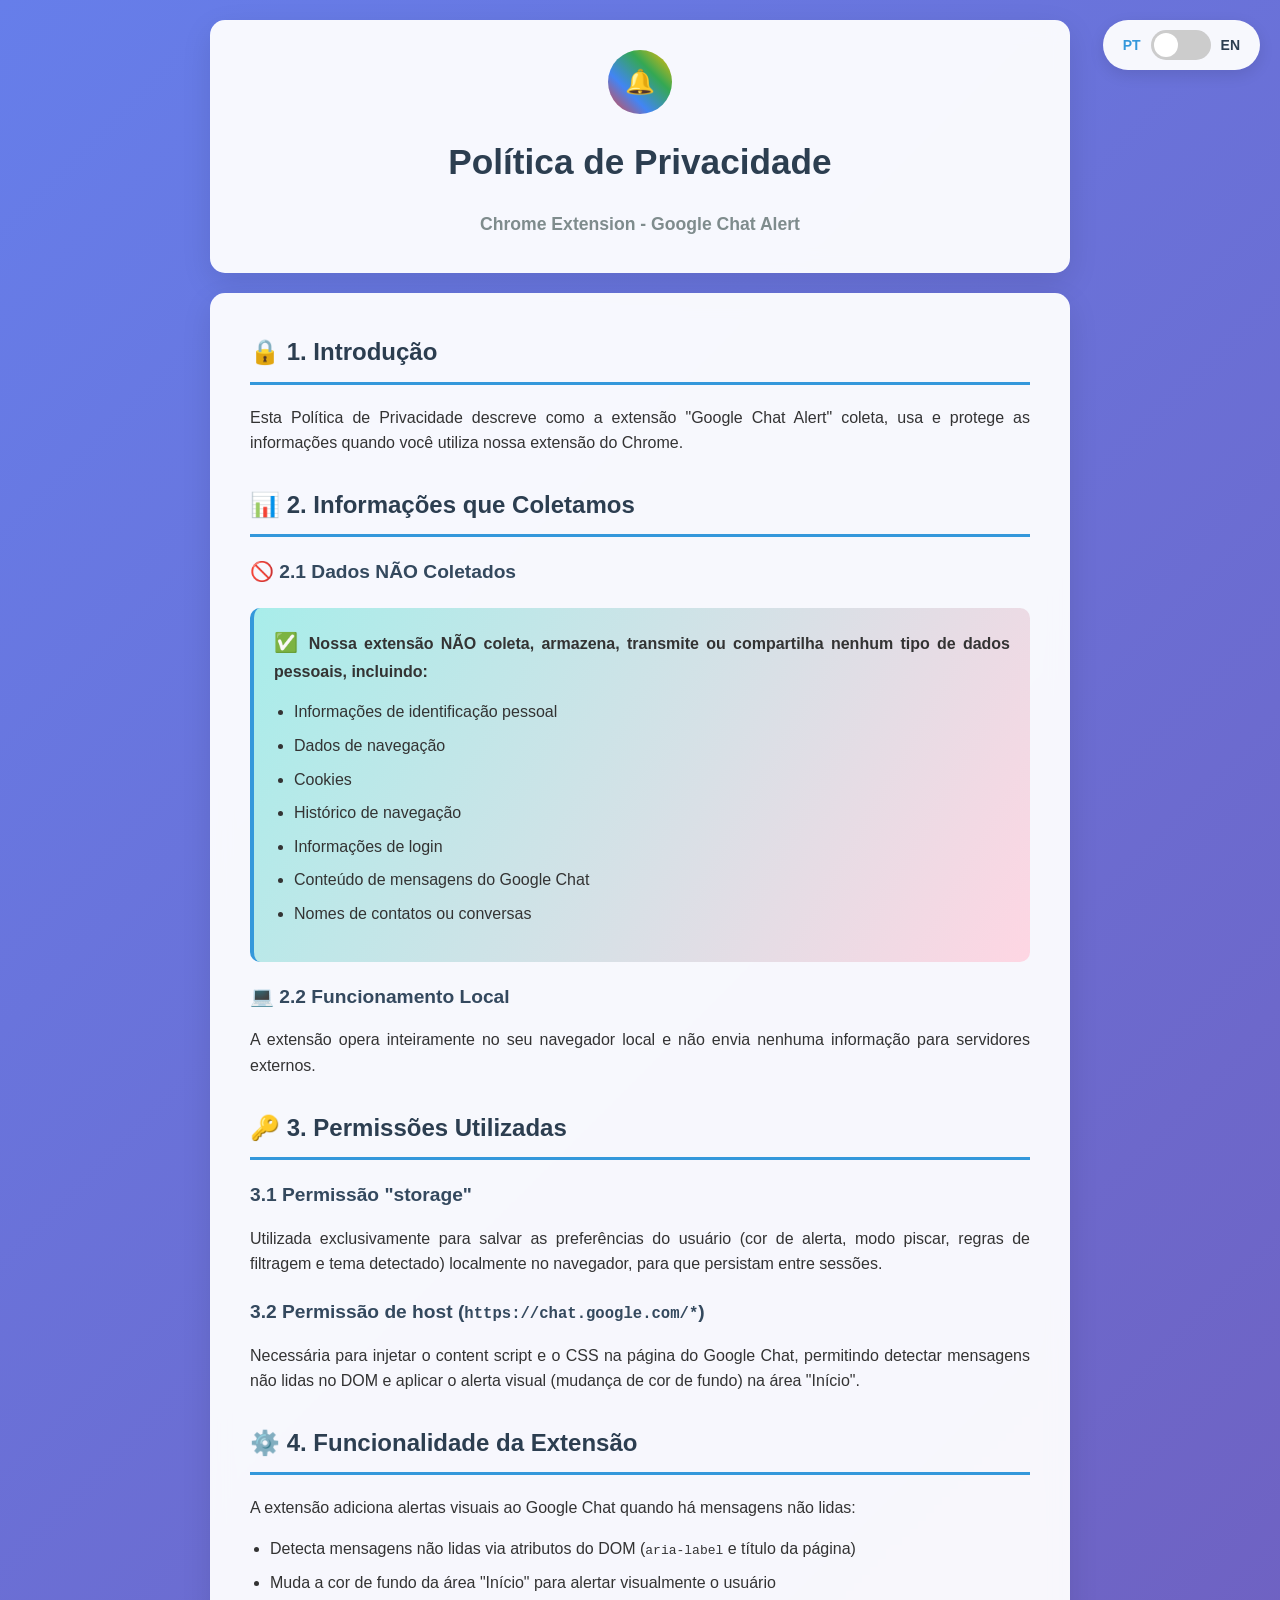
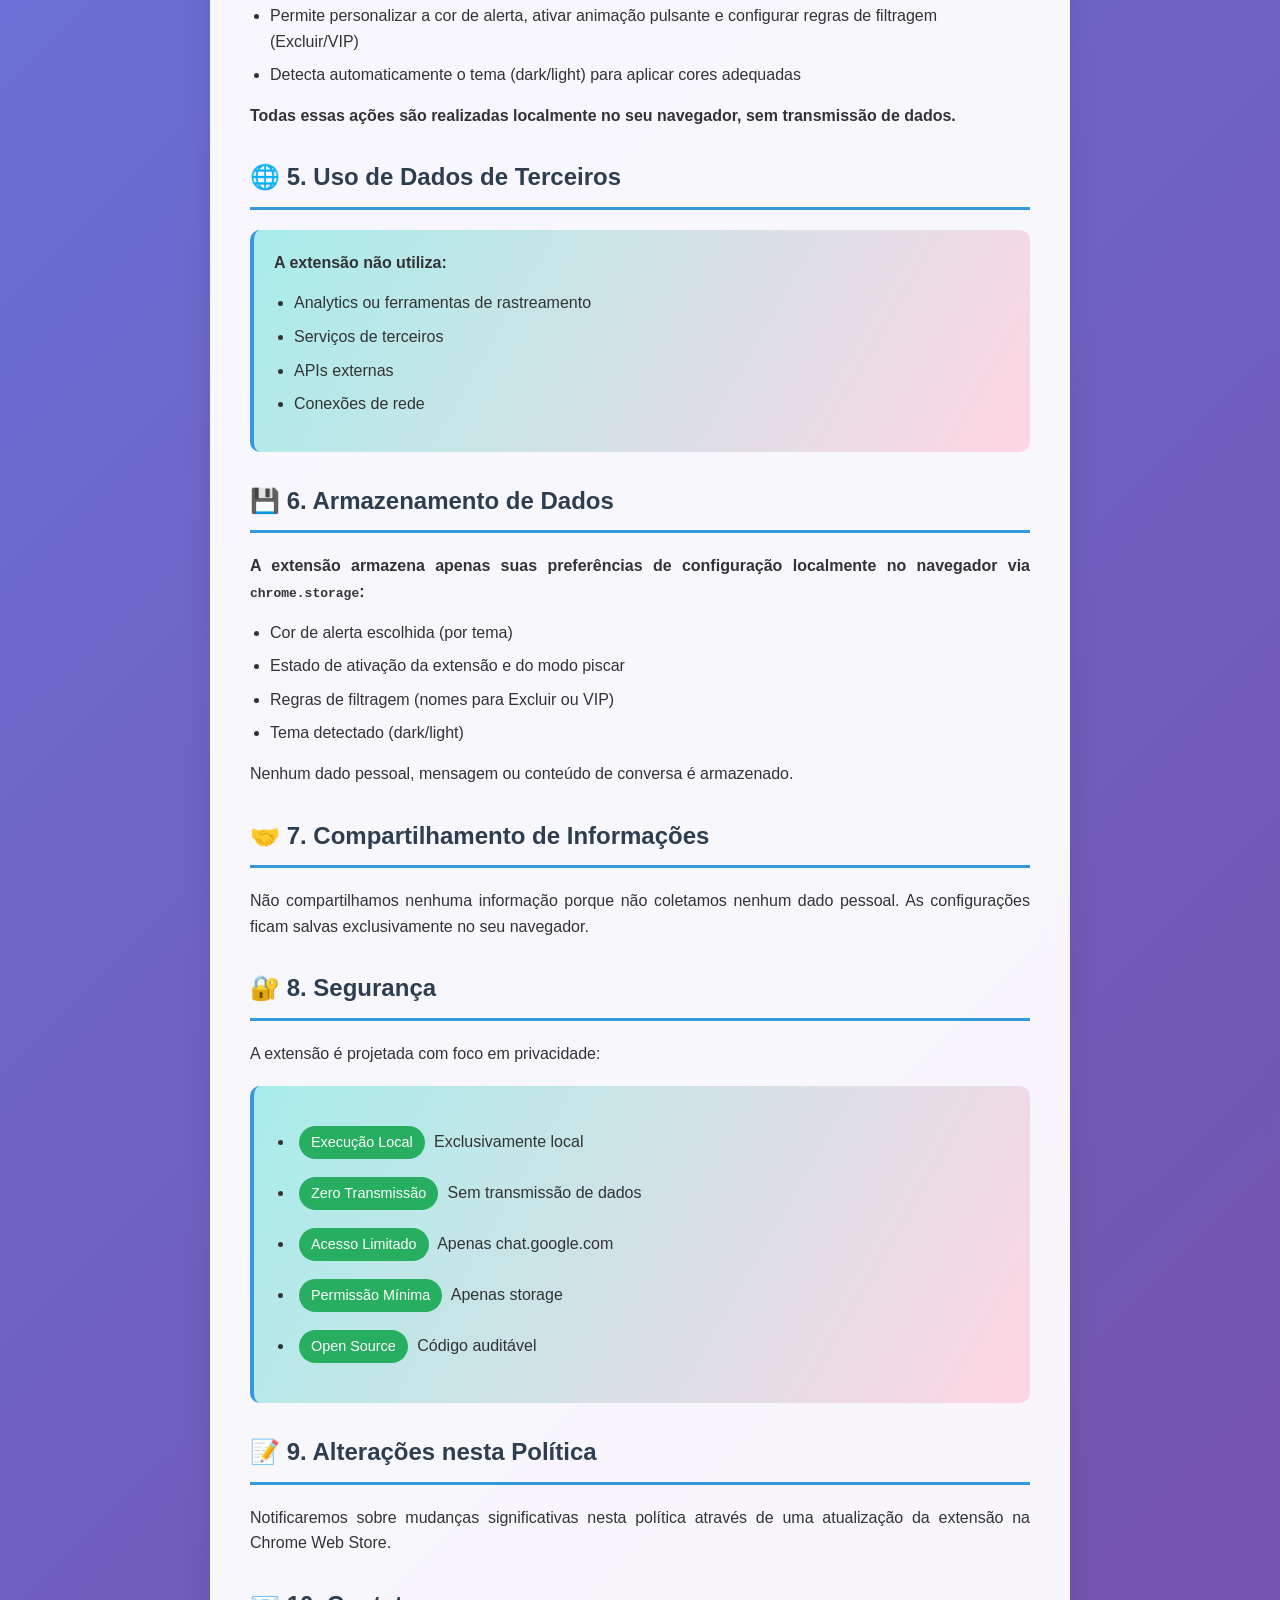
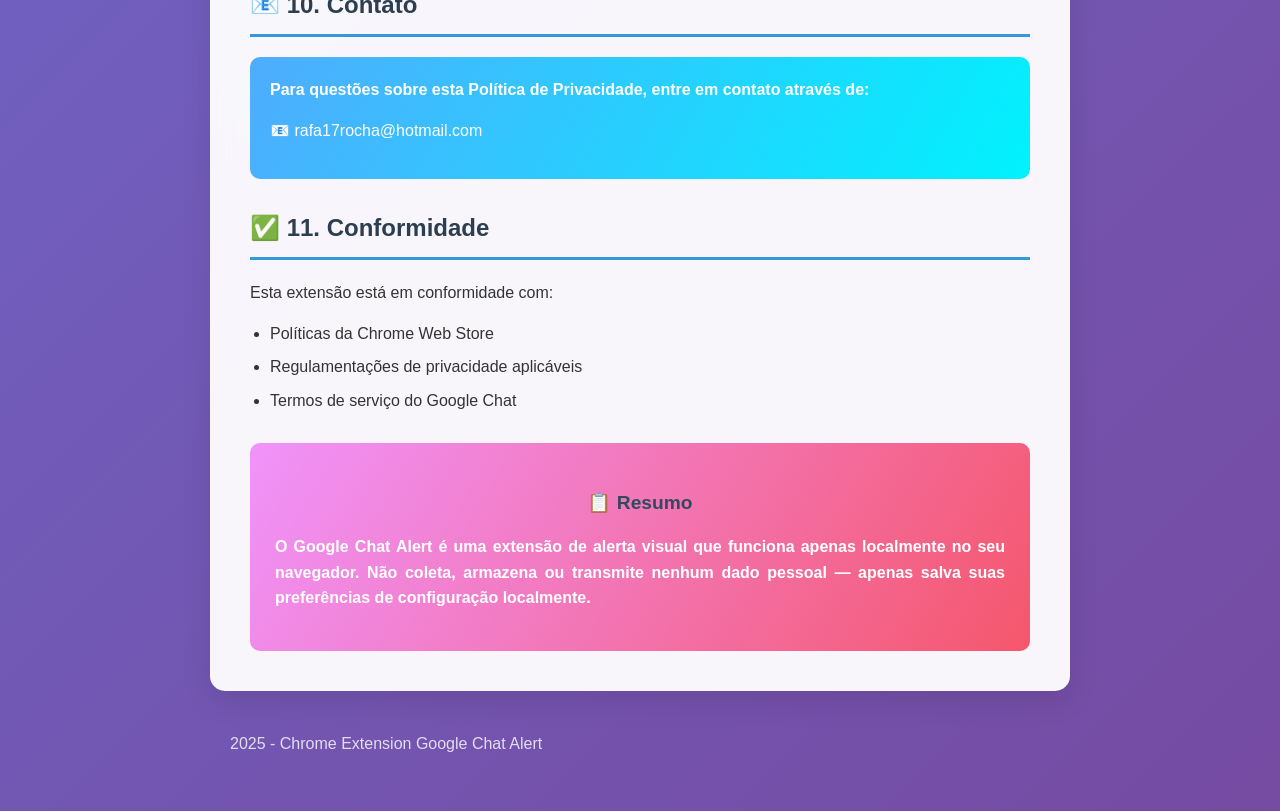
<file: docs/index.html>
<!DOCTYPE html>
<html lang="pt-BR">
<head>
    <meta charset="UTF-8">
    <meta name="viewport" content="width=device-width, initial-scale=1.0">
    <title>Política de Privacidade - Google Chat Alert</title>
    <meta name="description" content="Política de Privacidade da extensão Google Chat Alert para Chrome">
    <style>
        * {
            margin: 0;
            padding: 0;
            box-sizing: border-box;
        }

        body {
            font-family: 'Segoe UI', Tahoma, Geneva, Verdana, sans-serif;
            line-height: 1.6;
            color: #333;
            background: linear-gradient(135deg, #667eea 0%, #764ba2 100%);
            min-height: 100vh;
        }

        .container {
            max-width: 900px;
            margin: 0 auto;
            padding: 20px;
        }

        .language-toggle {
            position: fixed;
            top: 20px;
            right: 20px;
            z-index: 1000;
            background: rgba(255, 255, 255, 0.95);
            border-radius: 25px;
            padding: 10px 20px;
            box-shadow: 0 5px 15px rgba(0, 0, 0, 0.1);
            backdrop-filter: blur(10px);
            display: flex;
            align-items: center;
            gap: 10px;
        }

        .toggle-switch {
            position: relative;
            width: 60px;
            height: 30px;
            background: #ccc;
            border-radius: 15px;
            cursor: pointer;
            transition: background 0.3s;
        }

        .toggle-switch.active {
            background: #3498db;
        }

        .toggle-slider {
            position: absolute;
            top: 3px;
            left: 3px;
            width: 24px;
            height: 24px;
            background: white;
            border-radius: 50%;
            transition: transform 0.3s;
        }

        .toggle-switch.active .toggle-slider {
            transform: translateX(30px);
        }

        .lang-label {
            font-weight: 600;
            color: #2c3e50;
            font-size: 14px;
        }

        .lang-label.active {
            color: #3498db;
        }

        .header {
            background: rgba(255, 255, 255, 0.95);
            border-radius: 15px;
            padding: 30px;
            margin-bottom: 20px;
            box-shadow: 0 10px 30px rgba(0, 0, 0, 0.1);
            backdrop-filter: blur(10px);
            text-align: center;
            display: flex;
            flex-direction: column;
            align-items: center;
            justify-content: center;
        }

        .header h1 {
            color: #2c3e50;
            font-size: 2.2em;
            margin-bottom: 15px;
            font-weight: 600;
            text-align: center;
            width: 100%;
        }

        .header p {
            color: #7f8c8d;
            font-size: 1.1em;
            text-align: center;
            width: 100%;
            margin: 5px 0;
        }

        .content {
            background: rgba(255, 255, 255, 0.95);
            border-radius: 15px;
            padding: 40px;
            box-shadow: 0 10px 30px rgba(0, 0, 0, 0.1);
            backdrop-filter: blur(10px);
        }

        h2 {
            color: #2c3e50;
            border-bottom: 3px solid #3498db;
            padding-bottom: 10px;
            margin: 30px 0 20px 0;
            font-size: 1.5em;
        }

        h2:first-child {
            margin-top: 0;
        }

        h3 {
            color: #34495e;
            margin: 20px 0 15px 0;
            font-size: 1.2em;
        }

        p {
            margin-bottom: 15px;
            text-align: justify;
        }

        ul {
            margin: 15px 0 15px 20px;
        }

        li {
            margin-bottom: 8px;
        }

        .highlight {
            background: linear-gradient(120deg, #a8edea 0%, #fed6e3 100%);
            padding: 20px;
            border-radius: 10px;
            margin: 20px 0;
            border-left: 4px solid #3498db;
        }

        .summary {
            background: linear-gradient(120deg, #f093fb 0%, #f5576c 100%);
            color: white;
            padding: 25px;
            border-radius: 10px;
            margin-top: 30px;
            text-align: center;
            font-weight: 500;
        }

        .contact-section {
            background: linear-gradient(120deg, #4facfe 0%, #00f2fe 100%);
            color: white;
            padding: 20px;
            border-radius: 10px;
            margin: 20px 0;
        }

        .footer {
            text-align: center;
            padding: 20px;
            color: rgba(255, 255, 255, 0.8);
            margin-top: 20px;
        }

        .badge {
            display: inline-block;
            background: #27ae60;
            color: white;
            padding: 5px 12px;
            border-radius: 20px;
            font-size: 0.9em;
            margin: 5px;
            font-weight: 500;
        }

        .no-data-icon {
            font-size: 1.2em;
            color: #27ae60;
            margin-right: 8px;
        }

        .chrome-logo {
            width: 64px;
            height: 64px;
            margin: 0 auto 20px;
            background: linear-gradient(45deg, #ea4335, #4285f4, #34a853, #fbbc05);
            border-radius: 50%;
            display: flex;
            align-items: center;
            justify-content: center;
            color: white;
            font-size: 24px;
            font-weight: bold;
        }

        /* Language switching */
        .lang-pt, .lang-en {
            transition: opacity 0.3s ease;
        }

        .lang-en {
            display: none;
        }

        body.lang-english .lang-pt {
            display: none;
        }

        body.lang-english .lang-en {
            display: block;
        }

        @media (max-width: 768px) {
            .container {
                padding: 10px;
            }

            .header, .content {
                padding: 20px;
            }

            .header h1 {
                font-size: 1.8em;
            }

            h2 {
                font-size: 1.3em;
            }

            .language-toggle {
                position: relative;
                top: 0;
                right: 0;
                margin-bottom: 20px;
                justify-content: center;
            }
        }
    </style>
</head>
<body>
    <div class="language-toggle">
        <span class="lang-label active" id="pt-label">PT</span>
        <div class="toggle-switch" id="languageToggle">
            <div class="toggle-slider"></div>
        </div>
        <span class="lang-label" id="en-label">EN</span>
    </div>

    <div class="container">
        <div class="header">
            <div class="chrome-logo">🔔</div>
            <h1 class="lang-pt">Política de Privacidade</h1>
            <h1 class="lang-en">Privacy Policy</h1>
            <p class="lang-pt"><strong>Chrome Extension - Google Chat Alert</strong></p>
            <p class="lang-en"><strong>Chrome Extension - Google Chat Alert</strong></p>
        </div>

        <div class="content">
            <!-- PORTUGUÊS -->
            <div class="lang-pt">
                <h2>🔒 1. Introdução</h2>
                <p>Esta Política de Privacidade descreve como a extensão "Google Chat Alert" coleta, usa e protege as informações quando você utiliza nossa extensão do Chrome.</p>

                <h2>📊 2. Informações que Coletamos</h2>

                <h3>🚫 2.1 Dados NÃO Coletados</h3>
                <div class="highlight">
                    <p><span class="no-data-icon">✅</span><strong>Nossa extensão NÃO coleta, armazena, transmite ou compartilha nenhum tipo de dados pessoais, incluindo:</strong></p>
                    <ul>
                        <li>Informações de identificação pessoal</li>
                        <li>Dados de navegação</li>
                        <li>Cookies</li>
                        <li>Histórico de navegação</li>
                        <li>Informações de login</li>
                        <li>Conteúdo de mensagens do Google Chat</li>
                        <li>Nomes de contatos ou conversas</li>
                    </ul>
                </div>

                <h3>💻 2.2 Funcionamento Local</h3>
                <p>A extensão opera inteiramente no seu navegador local e não envia nenhuma informação para servidores externos.</p>

                <h2>🔑 3. Permissões Utilizadas</h2>

                <h3>3.1 Permissão "storage"</h3>
                <p>Utilizada exclusivamente para salvar as preferências do usuário (cor de alerta, modo piscar, regras de filtragem e tema detectado) localmente no navegador, para que persistam entre sessões.</p>

                <h3>3.2 Permissão de host (<code>https://chat.google.com/*</code>)</h3>
                <p>Necessária para injetar o content script e o CSS na página do Google Chat, permitindo detectar mensagens não lidas no DOM e aplicar o alerta visual (mudança de cor de fundo) na área "Início".</p>

                <h2>⚙️ 4. Funcionalidade da Extensão</h2>
                <p>A extensão adiciona alertas visuais ao Google Chat quando há mensagens não lidas:</p>
                <ul>
                    <li>Detecta mensagens não lidas via atributos do DOM (<code>aria-label</code> e título da página)</li>
                    <li>Muda a cor de fundo da área "Início" para alertar visualmente o usuário</li>
                    <li>Permite personalizar a cor de alerta, ativar animação pulsante e configurar regras de filtragem (Excluir/VIP)</li>
                    <li>Detecta automaticamente o tema (dark/light) para aplicar cores adequadas</li>
                </ul>
                <p><strong>Todas essas ações são realizadas localmente no seu navegador, sem transmissão de dados.</strong></p>

                <h2>🌐 5. Uso de Dados de Terceiros</h2>
                <div class="highlight">
                    <p><strong>A extensão não utiliza:</strong></p>
                    <ul>
                        <li>Analytics ou ferramentas de rastreamento</li>
                        <li>Serviços de terceiros</li>
                        <li>APIs externas</li>
                        <li>Conexões de rede</li>
                    </ul>
                </div>

                <h2>💾 6. Armazenamento de Dados</h2>
                <p><strong>A extensão armazena apenas suas preferências de configuração localmente no navegador via <code>chrome.storage</code>:</strong></p>
                <ul>
                    <li>Cor de alerta escolhida (por tema)</li>
                    <li>Estado de ativação da extensão e do modo piscar</li>
                    <li>Regras de filtragem (nomes para Excluir ou VIP)</li>
                    <li>Tema detectado (dark/light)</li>
                </ul>
                <p>Nenhum dado pessoal, mensagem ou conteúdo de conversa é armazenado.</p>

                <h2>🤝 7. Compartilhamento de Informações</h2>
                <p>Não compartilhamos nenhuma informação porque não coletamos nenhum dado pessoal. As configurações ficam salvas exclusivamente no seu navegador.</p>

                <h2>🔐 8. Segurança</h2>
                <p>A extensão é projetada com foco em privacidade:</p>
                <div class="highlight">
                    <ul>
                        <li><span class="badge">Execução Local</span> Exclusivamente local</li>
                        <li><span class="badge">Zero Transmissão</span> Sem transmissão de dados</li>
                        <li><span class="badge">Acesso Limitado</span> Apenas chat.google.com</li>
                        <li><span class="badge">Permissão Mínima</span> Apenas storage</li>
                        <li><span class="badge">Open Source</span> Código auditável</li>
                    </ul>
                </div>

                <h2>📝 9. Alterações nesta Política</h2>
                <p>Notificaremos sobre mudanças significativas nesta política através de uma atualização da extensão na Chrome Web Store.</p>

                <h2>📧 10. Contato</h2>
                <div class="contact-section">
                    <p><strong>Para questões sobre esta Política de Privacidade, entre em contato através de:</strong></p>
                    <p>📧 rafa17rocha@hotmail.com</p>
                </div>

                <h2>✅ 11. Conformidade</h2>
                <p>Esta extensão está em conformidade com:</p>
                <ul>
                    <li>Políticas da Chrome Web Store</li>
                    <li>Regulamentações de privacidade aplicáveis</li>
                    <li>Termos de serviço do Google Chat</li>
                </ul>

                <div class="summary">
                    <h3>📋 Resumo</h3>
                    <p><strong>O Google Chat Alert é uma extensão de alerta visual que funciona apenas localmente no seu navegador. Não coleta, armazena ou transmite nenhum dado pessoal — apenas salva suas preferências de configuração localmente.</strong></p>
                </div>
            </div>

            <!-- ENGLISH -->
            <div class="lang-en">
                <h2>🔒 1. Introduction</h2>
                <p>This Privacy Policy describes how the "Google Chat Alert" extension collects, uses, and protects information when you use our Chrome extension.</p>

                <h2>📊 2. Information We Collect</h2>

                <h3>🚫 2.1 Data NOT Collected</h3>
                <div class="highlight">
                    <p><span class="no-data-icon">✅</span><strong>Our extension does NOT collect, store, transmit, or share any type of personal data, including:</strong></p>
                    <ul>
                        <li>Personal identification information</li>
                        <li>Browsing data</li>
                        <li>Cookies</li>
                        <li>Browsing history</li>
                        <li>Login information</li>
                        <li>Google Chat message content</li>
                        <li>Contact or conversation names</li>
                    </ul>
                </div>

                <h3>💻 2.2 Local Operation</h3>
                <p>The extension operates entirely in your local browser and does not send any information to external servers.</p>

                <h2>🔑 3. Permissions Used</h2>

                <h3>3.1 "storage" Permission</h3>
                <p>Used exclusively to save user preferences (alert color, blink mode, filtering rules, and detected theme) locally in the browser, so they persist between sessions.</p>

                <h3>3.2 Host Permission (<code>https://chat.google.com/*</code>)</h3>
                <p>Required to inject the content script and CSS into the Google Chat page, enabling the detection of unread messages in the DOM and applying the visual alert (background color change) in the "Home" area.</p>

                <h2>⚙️ 4. Extension Functionality</h2>
                <p>The extension adds visual alerts to Google Chat when there are unread messages:</p>
                <ul>
                    <li>Detects unread messages via DOM attributes (<code>aria-label</code> and page title)</li>
                    <li>Changes the background color of the "Home" area to visually alert the user</li>
                    <li>Allows customizing the alert color, enabling a blinking animation, and configuring filtering rules (Exclude/VIP)</li>
                    <li>Automatically detects the theme (dark/light) to apply appropriate colors</li>
                </ul>
                <p><strong>All these actions are performed locally in your browser, without data transmission.</strong></p>

                <h2>🌐 5. Third-Party Data Usage</h2>
                <div class="highlight">
                    <p><strong>The extension does not use:</strong></p>
                    <ul>
                        <li>Analytics or tracking tools</li>
                        <li>Third-party services</li>
                        <li>External APIs</li>
                        <li>Network connections</li>
                    </ul>
                </div>

                <h2>💾 6. Data Storage</h2>
                <p><strong>The extension only stores your configuration preferences locally in the browser via <code>chrome.storage</code>:</strong></p>
                <ul>
                    <li>Chosen alert color (per theme)</li>
                    <li>Extension and blink mode activation state</li>
                    <li>Filtering rules (names for Exclude or VIP)</li>
                    <li>Detected theme (dark/light)</li>
                </ul>
                <p>No personal data, messages, or conversation content is stored.</p>

                <h2>🤝 7. Information Sharing</h2>
                <p>We do not share any information because we do not collect any personal data. Settings are saved exclusively in your browser.</p>

                <h2>🔐 8. Security</h2>
                <p>The extension is designed with a focus on privacy:</p>
                <div class="highlight">
                    <ul>
                        <li><span class="badge">Local Execution</span> Exclusively local</li>
                        <li><span class="badge">Zero Transmission</span> No data transmission</li>
                        <li><span class="badge">Limited Access</span> Only chat.google.com</li>
                        <li><span class="badge">Minimal Permission</span> Only storage</li>
                        <li><span class="badge">Open Source</span> Auditable code</li>
                    </ul>
                </div>

                <h2>📝 9. Changes to This Policy</h2>
                <p>We will notify about significant changes to this policy through an extension update on the Chrome Web Store.</p>

                <h2>📧 10. Contact</h2>
                <div class="contact-section">
                    <p><strong>For questions about this Privacy Policy, contact us at:</strong></p>
                    <p>📧 rafa17rocha@hotmail.com</p>
                </div>

                <h2>✅ 11. Compliance</h2>
                <p>This extension complies with:</p>
                <ul>
                    <li>Chrome Web Store policies</li>
                    <li>Applicable privacy regulations</li>
                    <li>Google Chat terms of service</li>
                </ul>

                <div class="summary">
                    <h3>📋 Summary</h3>
                    <p><strong>Google Chat Alert is a visual alert extension that works only locally in your browser. It does not collect, store, or transmit any personal data — it only saves your configuration preferences locally.</strong></p>
                </div>
            </div>
        </div>

        <div class="footer">
            <p class="lang-pt">2025 - Chrome Extension Google Chat Alert</p>
            <p class="lang-en">2025 - Chrome Extension Google Chat Alert</p>
        </div>
    </div>

    <script>
        const toggleSwitch = document.getElementById('languageToggle');
        const ptLabel = document.getElementById('pt-label');
        const enLabel = document.getElementById('en-label');
        const body = document.body;

        // Load saved language preference
        const savedLang = localStorage.getItem('preferredLanguage') || 'pt';
        if (savedLang === 'en') {
            switchToEnglish();
        }

        toggleSwitch.addEventListener('click', function() {
            if (body.classList.contains('lang-english')) {
                switchToPortuguese();
            } else {
                switchToEnglish();
            }
        });

        function switchToEnglish() {
            body.classList.add('lang-english');
            toggleSwitch.classList.add('active');
            ptLabel.classList.remove('active');
            enLabel.classList.add('active');
            document.documentElement.lang = 'en';
            localStorage.setItem('preferredLanguage', 'en');
        }

        function switchToPortuguese() {
            body.classList.remove('lang-english');
            toggleSwitch.classList.remove('active');
            ptLabel.classList.add('active');
            enLabel.classList.remove('active');
            document.documentElement.lang = 'pt-BR';
            localStorage.setItem('preferredLanguage', 'pt');
        }
    </script>
</body>
</html>
</file>
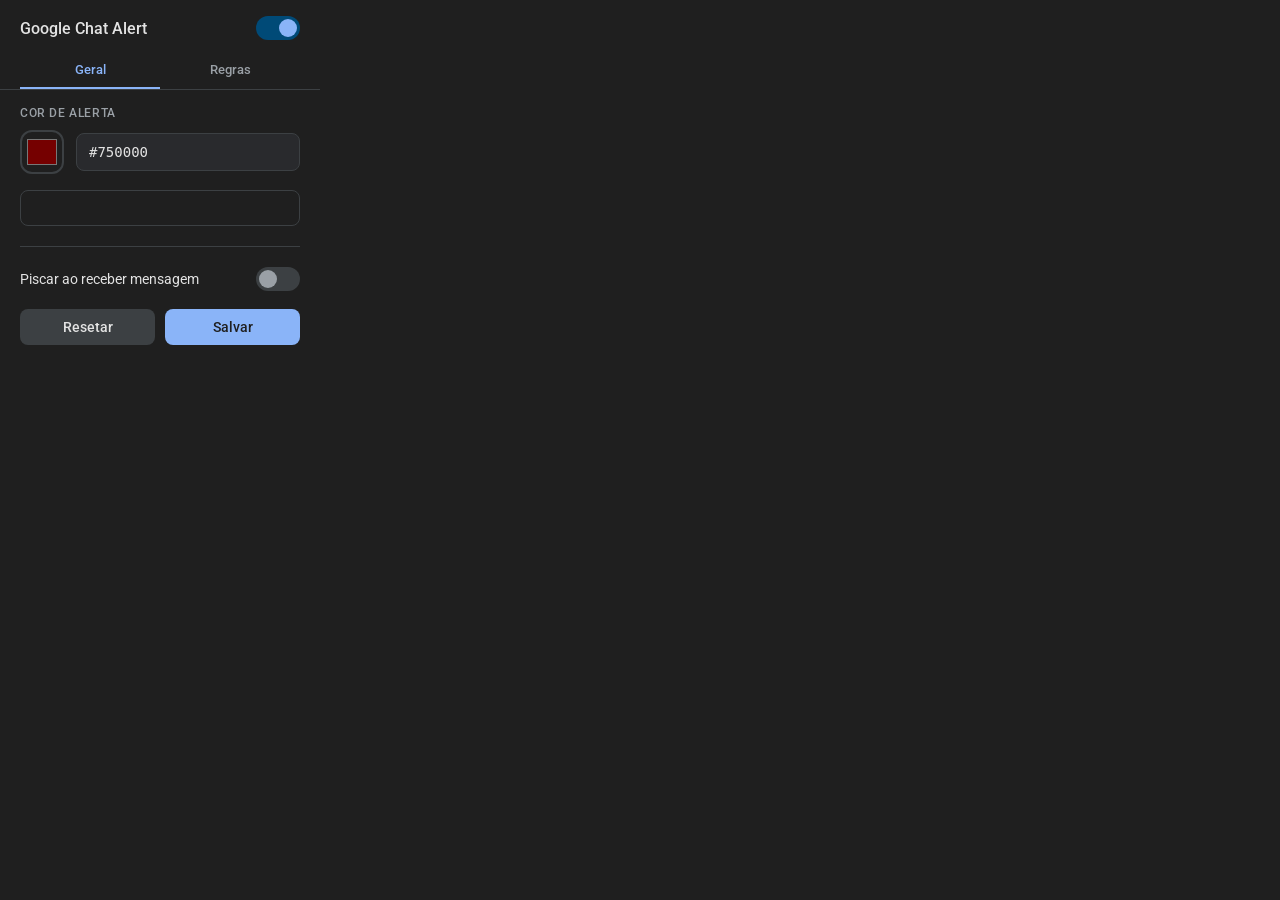
<file: popup.html>
<!DOCTYPE html>
<html lang="pt-BR">
<head>
  <meta charset="UTF-8">
  <style>
    @import url('https://fonts.googleapis.com/css2?family=Google+Sans:wght@400;500&family=Roboto:wght@400;500&display=swap');

    * { box-sizing: border-box; margin: 0; padding: 0; }

    body {
      width: 320px;
      font-family: 'Google Sans', Roboto, Arial, sans-serif;
      font-size: 14px;
      color: #e3e3e3;
      background: #1f1f1f;
    }

    /* Header */
    .header {
      display: flex;
      align-items: center;
      justify-content: space-between;
      padding: 16px 20px 12px;
    }

    .header h1 {
      font-size: 16px;
      font-weight: 500;
      color: #e3e3e3;
    }

    /* Tabs */
    .tabs {
      display: flex;
      border-bottom: 1px solid #3c4043;
      padding: 0 20px;
    }

    .tab {
      flex: 1;
      padding: 10px 0;
      text-align: center;
      font-size: 13px;
      font-weight: 500;
      color: #9aa0a6;
      cursor: pointer;
      border: none;
      border-bottom: 2px solid transparent;
      border-radius: 0;
      transition: color 0.2s, border-color 0.2s;
      background: none;
    }

    .tab:hover { color: #e3e3e3; }

    .tab.active {
      color: #8ab4f8;
      border-bottom-color: #8ab4f8;
    }

    /* Tab content */
    .tab-content {
      display: none;
      padding: 16px 20px 20px;
    }

    .tab-content.active { display: block; }

    /* Common */
    .section-label {
      font-size: 12px;
      font-weight: 500;
      color: #9aa0a6;
      margin-bottom: 10px;
      text-transform: uppercase;
      letter-spacing: 0.05em;
    }

    .separator {
      border: none;
      border-top: 1px solid #3c4043;
      margin: 4px 0 16px;
    }

    .toggle-row {
      display: flex;
      align-items: center;
      justify-content: space-between;
      margin-bottom: 14px;
      padding: 4px 0;
    }

    .toggle-row .toggle-label {
      font-size: 14px;
      font-weight: 400;
      color: #e3e3e3;
      margin: 0;
    }

    .switch {
      position: relative;
      width: 44px;
      height: 24px;
      flex-shrink: 0;
      display: inline-block;
    }

    .switch input { opacity: 0; width: 0; height: 0; }

    .slider {
      position: absolute;
      inset: 0;
      background: #3c4043;
      border-radius: 24px;
      cursor: pointer;
      transition: background 0.2s;
    }

    .slider::before {
      content: '';
      position: absolute;
      width: 18px;
      height: 18px;
      left: 3px;
      bottom: 3px;
      background: #9aa0a6;
      border-radius: 50%;
      transition: transform 0.2s, background 0.2s;
    }

    .switch input:checked + .slider { background: #004a77; }
    .switch input:checked + .slider::before {
      transform: translateX(20px);
      background: #8ab4f8;
    }

    /* Color picker */
    .color-row {
      display: flex;
      align-items: center;
      gap: 12px;
      margin-bottom: 16px;
    }

    input[type="color"] {
      width: 44px;
      height: 44px;
      border: 2px solid #3c4043;
      border-radius: 12px;
      cursor: pointer;
      background: transparent;
      padding: 3px;
      transition: border-color 0.2s;
    }

    input[type="color"]:hover { border-color: #8ab4f8; }

    input[type="text"] {
      flex: 1;
      padding: 10px 12px;
      border: 1px solid #3c4043;
      border-radius: 8px;
      font-family: 'Roboto Mono', monospace;
      font-size: 14px;
      background: #292a2d;
      color: #e3e3e3;
      text-transform: uppercase;
      transition: border-color 0.2s;
    }

    input[type="text"]:focus { outline: none; border-color: #8ab4f8; }

    .preview {
      height: 36px;
      border-radius: 8px;
      margin-bottom: 20px;
      border: 1px solid #3c4043;
    }

    /* Buttons */
    .buttons {
      display: flex;
      gap: 10px;
    }

    button {
      flex: 1;
      padding: 10px;
      border: none;
      border-radius: 8px;
      font-family: 'Google Sans', Roboto, Arial, sans-serif;
      font-size: 14px;
      font-weight: 500;
      cursor: pointer;
      transition: background 0.2s;
    }

    .btn-primary { background: #8ab4f8; color: #1f1f1f; }
    .btn-primary:hover { background: #aecbfa; }
    .btn-secondary { background: #3c4043; color: #e3e3e3; }
    .btn-secondary:hover { background: #4a4d51; }

    .status {
      margin-top: 12px;
      text-align: center;
      font-size: 12px;
      color: #8ab4f8;
      min-height: 16px;
    }

    /* Rules: name list */
    .rule-section {
      margin-bottom: 16px;
      opacity: 1;
      transition: opacity 0.2s;
    }

    .rule-section.disabled {
      opacity: 0.4;
      pointer-events: none;
    }

    .name-input-row {
      display: flex;
      gap: 8px;
      margin-bottom: 10px;
    }

    .name-input-row input[type="text"] {
      text-transform: none;
      font-family: 'Google Sans', Roboto, Arial, sans-serif;
    }

    .btn-add {
      flex-shrink: 0;
      width: 40px;
      padding: 0;
      border-radius: 8px;
      font-size: 20px;
      line-height: 1;
    }

    .name-list {
      list-style: none;
      max-height: 120px;
      overflow-y: auto;
    }

    .name-list::-webkit-scrollbar { width: 4px; }
    .name-list::-webkit-scrollbar-thumb { background: #3c4043; border-radius: 4px; }

    .name-item {
      display: flex;
      align-items: center;
      justify-content: space-between;
      padding: 6px 10px;
      border-radius: 6px;
      margin-bottom: 4px;
      background: #292a2d;
      font-size: 13px;
    }

    .name-item .name-text { flex: 1; }

    .btn-remove {
      background: none;
      border: none;
      color: #f28b82;
      font-size: 16px;
      cursor: pointer;
      padding: 0 0 0 8px;
      flex: none;
      line-height: 1;
    }

    .btn-remove:hover { color: #ee675c; }

    .empty-list {
      font-size: 12px;
      color: #5f6368;
      text-align: center;
      padding: 8px 0;
    }

    .rule-description {
      font-size: 12px;
      color: #9aa0a6;
      margin-bottom: 12px;
      line-height: 1.4;
    }
  </style>
</head>
<body>
  <!-- Header -->
  <div class="header">
    <h1>Google Chat Alert</h1>
    <label class="switch">
      <input type="checkbox" id="enabledToggle" checked>
      <span class="slider"></span>
    </label>
  </div>

  <!-- Tabs -->
  <div class="tabs">
    <button class="tab active" data-tab="geral">Geral</button>
    <button class="tab" data-tab="regras">Regras</button>
  </div>

  <!-- Tab: Geral -->
  <div class="tab-content active" id="tab-geral">
    <div class="section-label">Cor de alerta</div>
    <div class="color-row">
      <input type="color" id="colorPicker" value="#750000">
      <input type="text" id="hexInput" value="#750000" maxlength="7" placeholder="#750000">
    </div>
    <div class="preview" id="preview"></div>

    <hr class="separator">

    <div class="toggle-row">
      <span class="toggle-label">Piscar ao receber mensagem</span>
      <label class="switch">
        <input type="checkbox" id="blinkToggle">
        <span class="slider"></span>
      </label>
    </div>

    <div class="buttons">
      <button id="btnReset" class="btn-secondary">Resetar</button>
      <button id="btnSave" class="btn-primary">Salvar</button>
    </div>
    <div class="status" id="status"></div>
  </div>

  <!-- Tab: Regras -->
  <div class="tab-content" id="tab-regras">
    <div class="toggle-row">
      <span class="toggle-label">Habilitar regras</span>
      <label class="switch">
        <input type="checkbox" id="rulesEnabledToggle">
        <span class="slider"></span>
      </label>
    </div>

    <hr class="separator">

    <!-- Excluir -->
    <div class="rule-section" id="excludeSection">
      <div class="toggle-row" style="margin-bottom: 8px;">
        <span class="toggle-label">Excluir</span>
        <label class="switch">
          <input type="checkbox" id="excludeToggle">
          <span class="slider"></span>
        </label>
      </div>
      <p class="rule-description">Mensagens dessas pessoas <strong>não</strong> ativam o alerta.</p>
      <div class="name-input-row">
        <input type="text" id="excludeInput" placeholder="Nome da pessoa">
        <button class="btn-add btn-primary" id="btnAddExclude">+</button>
      </div>
      <ul class="name-list" id="excludeList"></ul>
    </div>

    <hr class="separator">

    <!-- VIP -->
    <div class="rule-section" id="vipSection">
      <div class="toggle-row" style="margin-bottom: 8px;">
        <span class="toggle-label">VIP</span>
        <label class="switch">
          <input type="checkbox" id="vipToggle">
          <span class="slider"></span>
        </label>
      </div>
      <p class="rule-description"><strong>Somente</strong> mensagens dessas pessoas ativam o alerta.</p>
      <div class="name-input-row">
        <input type="text" id="vipInput" placeholder="Nome da pessoa">
        <button class="btn-add btn-primary" id="btnAddVip">+</button>
      </div>
      <ul class="name-list" id="vipList"></ul>
    </div>

    <div class="status" id="rulesStatus"></div>
  </div>

  <script src="popup.js"></script>
</body>
</html>
</file>
